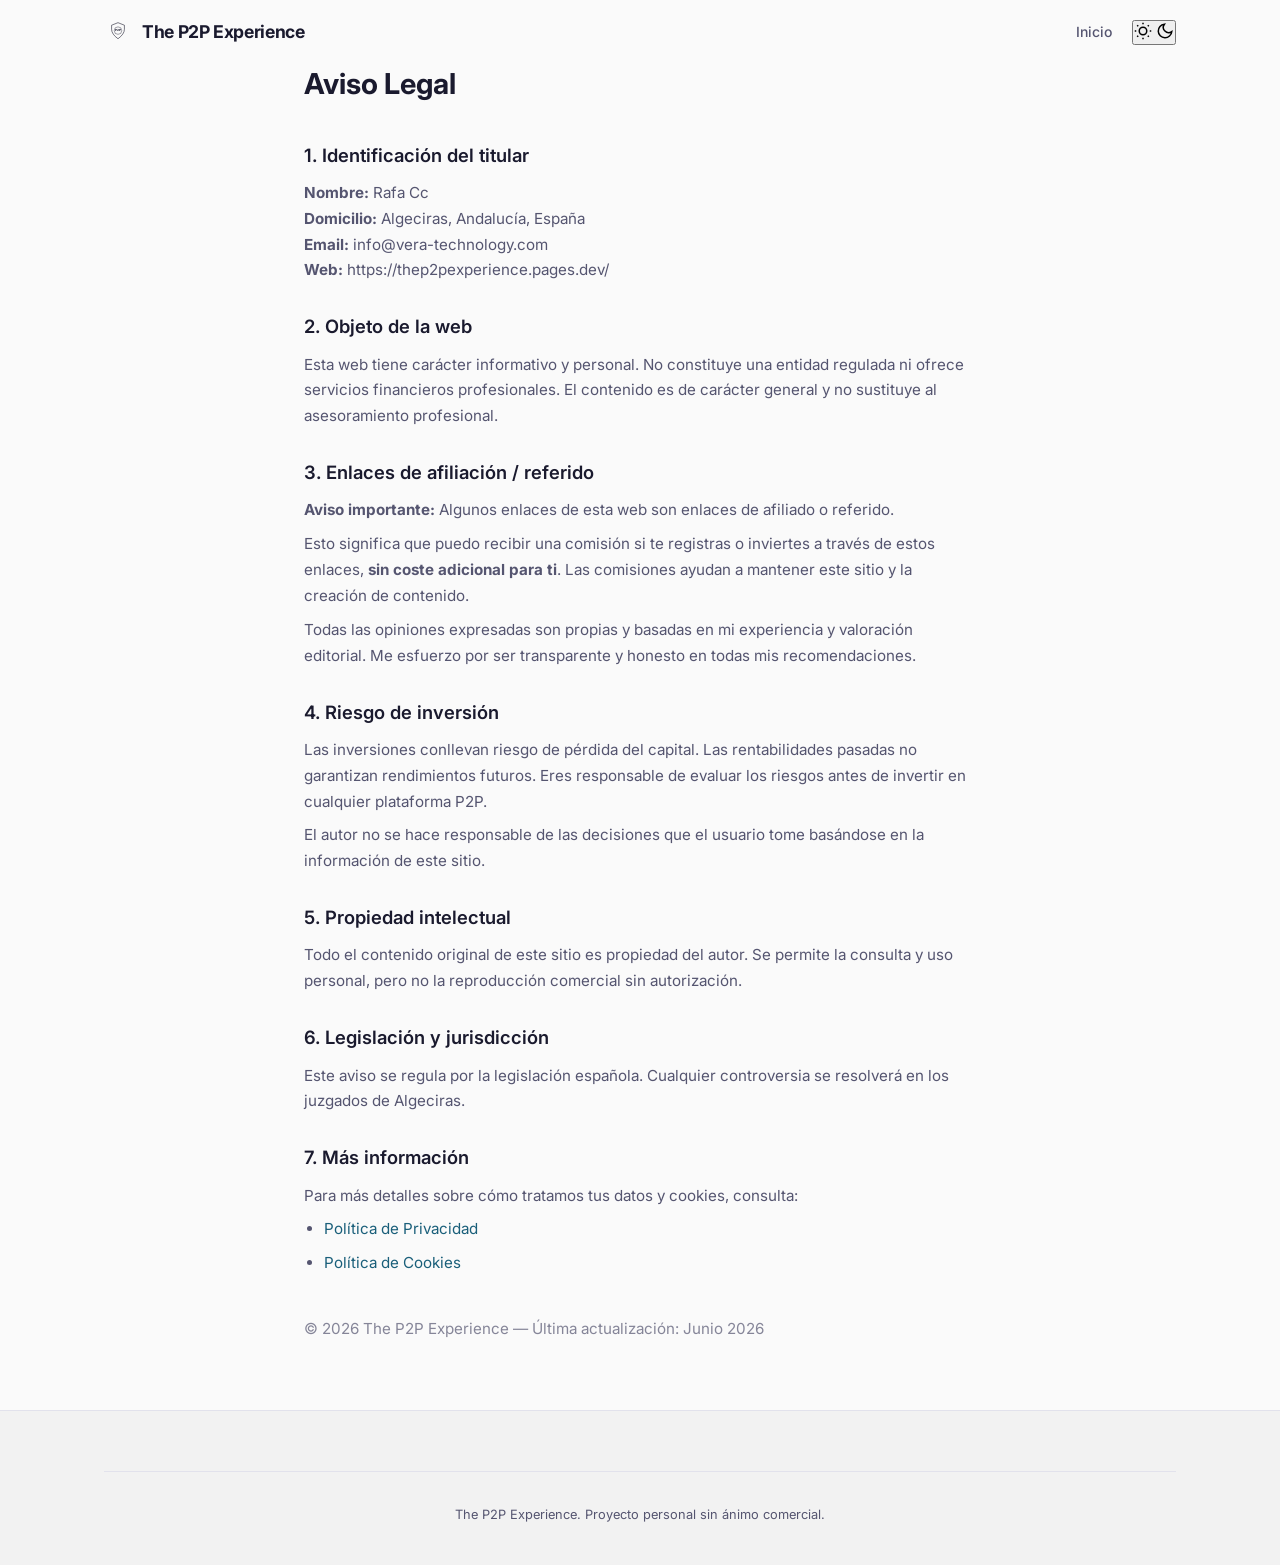
<file: aviso-legal.html>
<!DOCTYPE html>
<html lang="es" data-theme="light">
<head>
<meta charset="UTF-8">
<meta name="viewport" content="width=device-width, initial-scale=1.0">
<title>Aviso Legal - The P2P Experience</title>
<meta name="description" content="Aviso Legal de The P2P Experience">
<link rel="preconnect" href="https://fonts.googleapis.com">
<link rel="preconnect" href="https://fonts.gstatic.com" crossorigin>
<link href="https://fonts.googleapis.com/css2?family=Inter:wght@400;500;600;700;800&display=swap" rel="stylesheet">
<link rel="stylesheet" href="css/style.css">
<link rel="icon" type="image/svg+xml" href="data:image/svg+xml,%3Csvg xmlns='http://www.w3.org/2000/svg' viewBox='0 0 240 240'%3E%3Cpath d='M120 40 L175 62 L175 96 Q175 138 120 178 Q65 138 65 96 L65 62 Z' fill='none' stroke='%233b82f6' stroke-width='6' stroke-linejoin='round'/%3E%3Ccircle cx='120' cy='108' r='33' fill='none' stroke='%23f59e0b' stroke-width='4'/%3E%3Ctext x='120' y='116' text-anchor='middle' font-family='system-ui,sans-serif' font-weight='800' font-size='28' fill='%23f8fafc'%3EP2P%3C/text%3E%3C/svg%3E">
<script>
(function(){var t=localStorage.getItem("theme");if(t){document.documentElement.setAttribute("data-theme",t)}else if(window.matchMedia("(prefers-color-scheme: dark)").matches){document.documentElement.setAttribute("data-theme","dark")}})();
</script>
</head>
<body>

<header class="site-header">
  <div class="container header-inner">
    <a href="/" class="site-logo">
      <svg class="logo-icon" width="28" height="28" viewBox="0 0 240 240" xmlns="http://www.w3.org/2000/svg">
        <path d="M120 40 L175 62 L175 96 Q175 138 120 178 Q65 138 65 96 L65 62 Z" fill="none" stroke="currentColor" stroke-width="5" stroke-linejoin="round"/>
        <circle cx="120" cy="108" r="32" fill="none" stroke="currentColor" stroke-width="3.5"/>
        <text x="120" y="115" text-anchor="middle" font-family="system-ui, sans-serif" font-weight="800" font-size="24" fill="currentColor">P2P</text>
      </svg>
      <span class="logo-text">The P2P Experience</span>
    </a>
    <nav class="nav-menu">
      <a href="/">Inicio</a>
      <button class="theme-toggle" id="theme-toggle" aria-label="Cambiar tema">
        <svg class="theme-icon-light" width="18" height="18" viewBox="0 0 24 24" fill="none" stroke="currentColor" stroke-width="2"><circle cx="12" cy="12" r="5"/><path d="M12 1v2M12 21v2M4.22 4.22l1.42 1.42M18.36 18.36l1.42 1.42M1 12h2M21 12h2M4.22 19.78l1.42-1.42M18.36 5.64l1.42-1.42"/></svg>
        <svg class="theme-icon-dark" width="18" height="18" viewBox="0 0 24 24" fill="none" stroke="currentColor" stroke-width="2"><path d="M21 12.79A9 9 0 1 1 11.21 3 7 7 0 0 0 21 12.79z"/></svg>
      </button>
    </nav>
  </div>
</header>

<main>
  <section class="section">
    <div class="container legal-content">
      <h1>Aviso Legal</h1>

      <h2>1. Identificaci&oacute;n del titular</h2>
      <p>
        <strong>Nombre:</strong> Rafa Cc<br>
        <strong>Domicilio:</strong> Algeciras, Andaluc&iacute;a, Espa&ntilde;a<br>
        <strong>Email:</strong> info@vera-technology.com<br>
        <strong>Web:</strong> https://thep2pexperience.pages.dev/
      </p>

      <h2>2. Objeto de la web</h2>
      <p>
        Esta web tiene car&aacute;cter informativo y personal. No constituye una entidad
        regulada ni ofrece servicios financieros profesionales. El contenido es
        de car&aacute;cter general y no sustituye al asesoramiento profesional.
      </p>

      <h2>3. Enlaces de afiliaci&oacute;n / referido</h2>
      <p>
        <strong>Aviso importante:</strong> Algunos enlaces de esta web son enlaces de
        afiliado o referido.
      </p>
      <p>
        Esto significa que puedo recibir una comisi&oacute;n si te registras o inviertes
        a trav&eacute;s de estos enlaces, <strong>sin coste adicional para ti</strong>.
        Las comisiones ayudan a mantener este sitio y la creaci&oacute;n de contenido.
      </p>
      <p>
        Todas las opiniones expresadas son propias y basadas en mi experiencia y
        valoraci&oacute;n editorial. Me esfuerzo por ser transparente y honesto en
        todas mis recomendaciones.
      </p>

      <h2>4. Riesgo de inversi&oacute;n</h2>
      <p>
        Las inversiones conllevan riesgo de p&eacute;rdida del capital. Las rentabilidades
        pasadas no garantizan rendimientos futuros. Eres responsable de evaluar
        los riesgos antes de invertir en cualquier plataforma P2P.
      </p>
      <p>
        El autor no se hace responsable de las decisiones que el usuario tome
        bas&aacute;ndose en la informaci&oacute;n de este sitio.
      </p>

      <h2>5. Propiedad intelectual</h2>
      <p>
        Todo el contenido original de este sitio es propiedad del autor. Se permite
        la consulta y uso personal, pero no la reproducci&oacute;n comercial sin autorizaci&oacute;n.
      </p>

      <h2>6. Legislaci&oacute;n y jurisdicci&oacute;n</h2>
      <p>
        Este aviso se regula por la legislaci&oacute;n espa&ntilde;ola. Cualquier controversia se
        resolver&aacute; en los juzgados de Algeciras.
      </p>

      <h2>7. M&aacute;s informaci&oacute;n</h2>
      <p>
        Para m&aacute;s detalles sobre c&oacute;mo tratamos tus datos y cookies, consulta:
      </p>
      <ul>
        <li><a href="/politica-privacidad.html">Pol&iacute;tica de Privacidad</a></li>
        <li><a href="/politica-cookies.html">Pol&iacute;tica de Cookies</a></li>
      </ul>

      <p class="legal-update">
        &copy; 2026 The P2P Experience &mdash; &Uacute;ltima actualizaci&oacute;n: Junio 2026
      </p>
    </div>
  </section>
</main>

<footer class="site-footer">
  <div class="container">
    <div class="footer-bottom">
      The P2P Experience. Proyecto personal sin &aacute;nimo comercial.
    </div>
  </div>
</footer>

<script>
(function(){var b=document.getElementById("theme-toggle");if(b){b.addEventListener("click",function(){var d=document.documentElement;var t=d.getAttribute("data-theme")==="dark"?"light":"dark";d.setAttribute("data-theme",t);localStorage.setItem("theme",t)})}})();
</script>

</body>
</html>
</file>
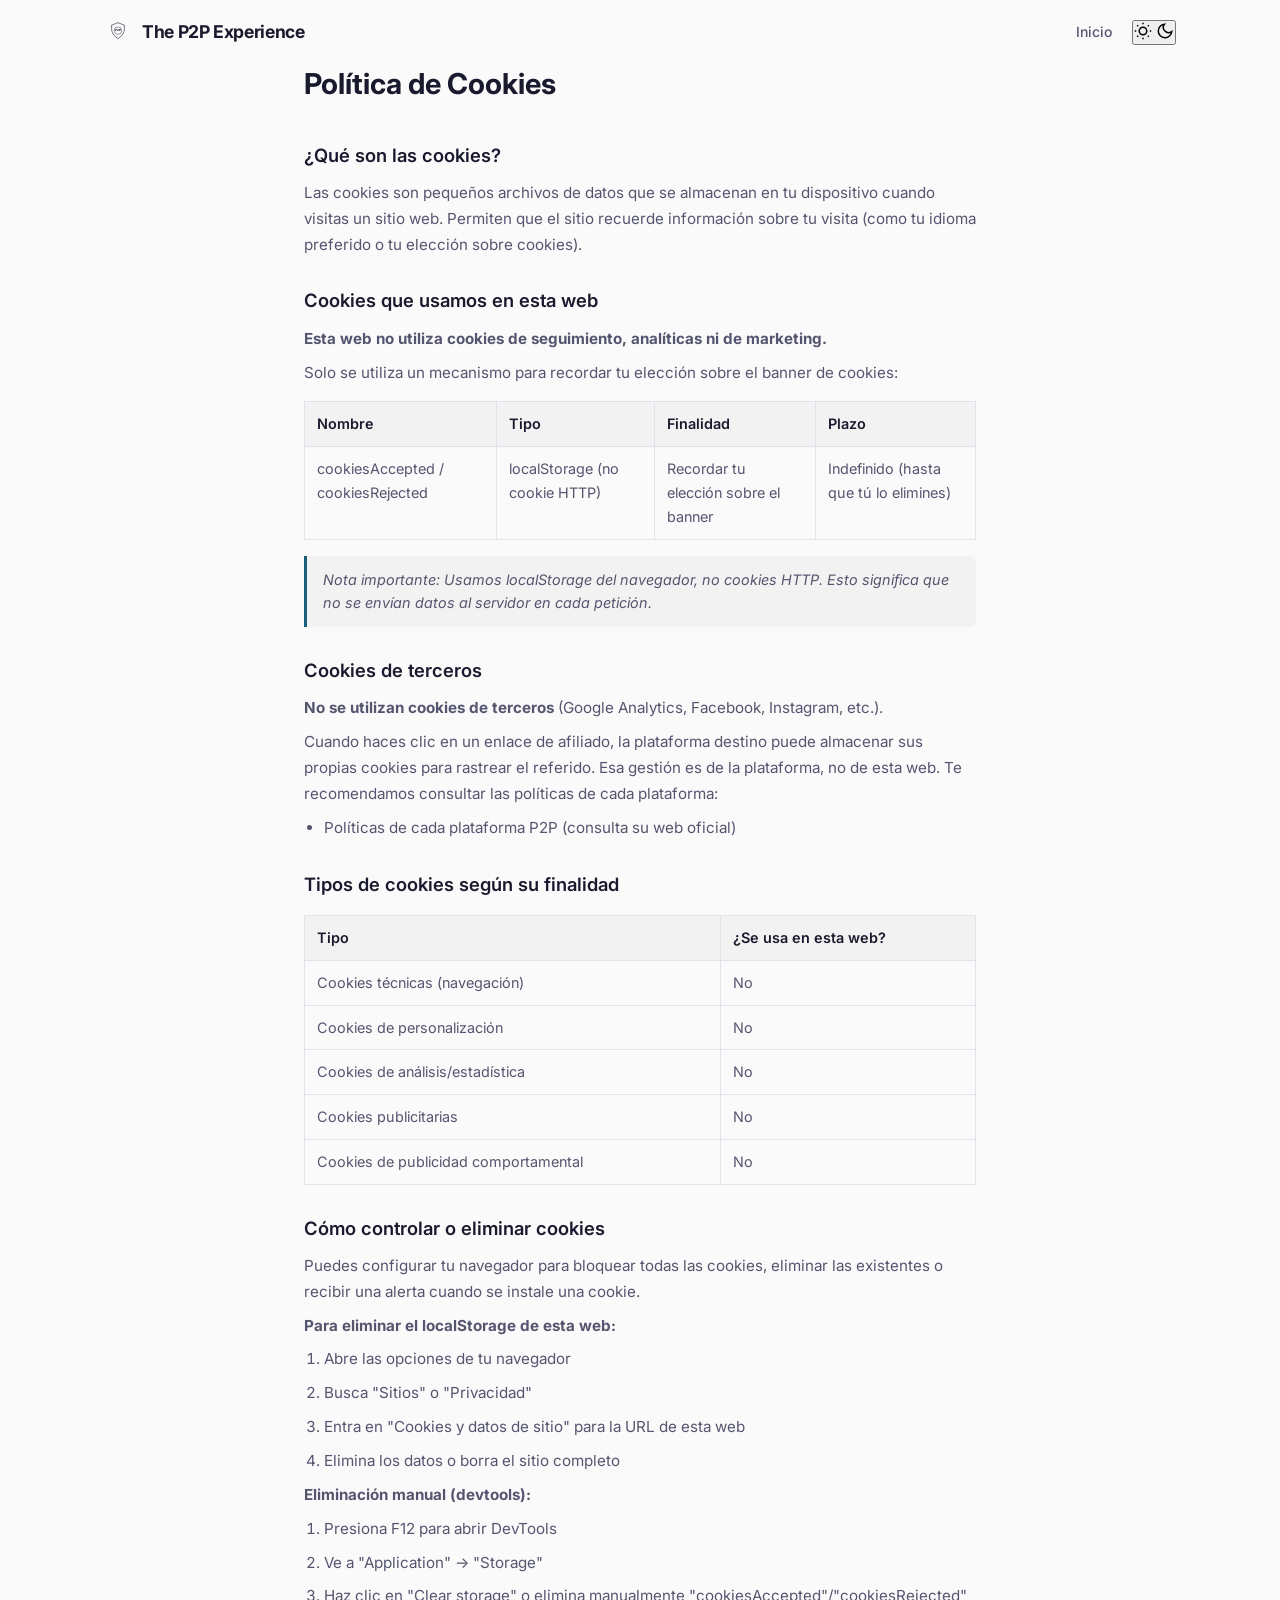
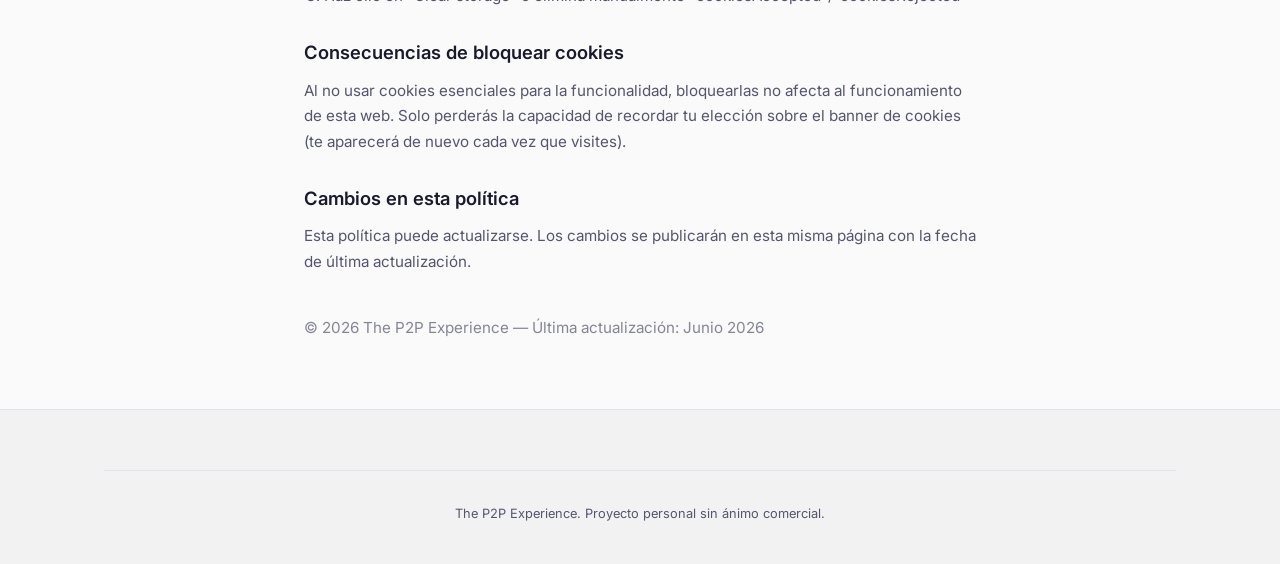
<file: politica-cookies.html>
<!DOCTYPE html>
<html lang="es" data-theme="light">
<head>
<meta charset="UTF-8">
<meta name="viewport" content="width=device-width, initial-scale=1.0">
<title>Política de Cookies - The P2P Experience</title>
<meta name="description" content="Política de Cookies de The P2P Experience">
<link rel="preconnect" href="https://fonts.googleapis.com">
<link rel="preconnect" href="https://fonts.gstatic.com" crossorigin>
<link href="https://fonts.googleapis.com/css2?family=Inter:wght@400;500;600;700;800&display=swap" rel="stylesheet">
<link rel="stylesheet" href="css/style.css">
<link rel="icon" type="image/svg+xml" href="data:image/svg+xml,%3Csvg xmlns='http://www.w3.org/2000/svg' viewBox='0 0 240 240'%3E%3Cpath d='M120 40 L175 62 L175 96 Q175 138 120 178 Q65 138 65 96 L65 62 Z' fill='none' stroke='%233b82f6' stroke-width='6' stroke-linejoin='round'/%3E%3Ccircle cx='120' cy='108' r='33' fill='none' stroke='%23f59e0b' stroke-width='4'/%3E%3Ctext x='120' y='116' text-anchor='middle' font-family='system-ui,sans-serif' font-weight='800' font-size='28' fill='%23f8fafc'%3EP2P%3C/text%3E%3C/svg%3E">
<script>
(function(){var t=localStorage.getItem("theme");if(t){document.documentElement.setAttribute("data-theme",t)}else if(window.matchMedia("(prefers-color-scheme: dark)").matches){document.documentElement.setAttribute("data-theme","dark")}})();
</script>
</head>
<body>

<header class="site-header">
  <div class="container header-inner">
    <a href="/" class="site-logo">
      <svg class="logo-icon" width="28" height="28" viewBox="0 0 240 240" xmlns="http://www.w3.org/2000/svg">
        <path d="M120 40 L175 62 L175 96 Q175 138 120 178 Q65 138 65 96 L65 62 Z" fill="none" stroke="currentColor" stroke-width="5" stroke-linejoin="round"/>
        <circle cx="120" cy="108" r="32" fill="none" stroke="currentColor" stroke-width="3.5"/>
        <text x="120" y="115" text-anchor="middle" font-family="system-ui, sans-serif" font-weight="800" font-size="24" fill="currentColor">P2P</text>
      </svg>
      <span class="logo-text">The P2P Experience</span>
    </a>
    <nav class="nav-menu">
      <a href="/">Inicio</a>
      <button class="theme-toggle" id="theme-toggle" aria-label="Cambiar tema">
        <svg class="theme-icon-light" width="18" height="18" viewBox="0 0 24 24" fill="none" stroke="currentColor" stroke-width="2"><circle cx="12" cy="12" r="5"/><path d="M12 1v2M12 21v2M4.22 4.22l1.42 1.42M18.36 18.36l1.42 1.42M1 12h2M21 12h2M4.22 19.78l1.42-1.42M18.36 5.64l1.42-1.42"/></svg>
        <svg class="theme-icon-dark" width="18" height="18" viewBox="0 0 24 24" fill="none" stroke="currentColor" stroke-width="2"><path d="M21 12.79A9 9 0 1 1 11.21 3 7 7 0 0 0 21 12.79z"/></svg>
      </button>
    </nav>
  </div>
</header>

<main>
  <section class="section">
    <div class="container legal-content">
      <h1>Pol&iacute;tica de Cookies</h1>

      <h2>&iquest;Qu&eacute; son las cookies?</h2>
      <p>
        Las cookies son peque&ntilde;os archivos de datos que se almacenan en tu dispositivo
        cuando visitas un sitio web. Permiten que el sitio recuerde informaci&oacute;n sobre
        tu visita (como tu idioma preferido o tu elecci&oacute;n sobre cookies).
      </p>

      <h2>Cookies que usamos en esta web</h2>
      <p>
        <strong>Esta web no utiliza cookies de seguimiento, anal&iacute;ticas ni de marketing.</strong>
      </p>
      <p>
        Solo se utiliza un mecanismo para recordar tu elecci&oacute;n sobre el banner de cookies:
      </p>

      <table>
        <tr>
          <th>Nombre</th>
          <th>Tipo</th>
          <th>Finalidad</th>
          <th>Plazo</th>
        </tr>
        <tr>
          <td>cookiesAccepted / cookiesRejected</td>
          <td>localStorage (no cookie HTTP)</td>
          <td>Recordar tu elecci&oacute;n sobre el banner</td>
          <td>Indefinido (hasta que t&uacute; lo elimines)</td>
        </tr>
      </table>

      <div class="note-box">
        <em>Nota importante: Usamos localStorage del navegador, no cookies HTTP. Esto significa
        que no se env&iacute;an datos al servidor en cada petici&oacute;n.</em>
      </div>

      <h2>Cookies de terceros</h2>
      <p>
        <strong>No se utilizan cookies de terceros</strong> (Google Analytics, Facebook,
        Instagram, etc.).
      </p>
      <p>
        Cuando haces clic en un enlace de afiliado, la plataforma destino puede almacenar
        sus propias cookies para rastrear el referido. Esa gesti&oacute;n es de la plataforma,
        no de esta web. Te recomendamos consultar las pol&iacute;ticas de cada plataforma:
      </p>
      <ul>
        <li>Pol&iacute;ticas de cada plataforma P2P (consulta su web oficial)</li>
      </ul>

      <h2>Tipos de cookies seg&uacute;n su finalidad</h2>
      <table>
        <tr>
          <th>Tipo</th>
          <th>&iquest;Se usa en esta web?</th>
        </tr>
        <tr>
          <td>Cookies t&eacute;cnicas (navegaci&oacute;n)</td>
          <td>No</td>
        </tr>
        <tr>
          <td>Cookies de personalizaci&oacute;n</td>
          <td>No</td>
        </tr>
        <tr>
          <td>Cookies de an&aacute;lisis/estad&iacute;stica</td>
          <td>No</td>
        </tr>
        <tr>
          <td>Cookies publicitarias</td>
          <td>No</td>
        </tr>
        <tr>
          <td>Cookies de publicidad comportamental</td>
          <td>No</td>
        </tr>
      </table>

      <h2>C&oacute;mo controlar o eliminar cookies</h2>
      <p>
        Puedes configurar tu navegador para bloquear todas las cookies, eliminar las existentes
        o recibir una alerta cuando se instale una cookie.
      </p>
      <p>
        <strong>Para eliminar el localStorage de esta web:</strong>
      </p>
      <ol>
        <li>Abre las opciones de tu navegador</li>
        <li>Busca "Sitios" o "Privacidad"</li>
        <li>Entra en "Cookies y datos de sitio" para la URL de esta web</li>
        <li>Elimina los datos o borra el sitio completo</li>
      </ol>
      <p>
        <strong>Eliminaci&oacute;n manual (devtools):</strong>
      </p>
      <ol>
        <li>Presiona F12 para abrir DevTools</li>
        <li>Ve a "Application" &rarr; "Storage"</li>
        <li>Haz clic en "Clear storage" o elimina manualmente "cookiesAccepted"/"cookiesRejected"</li>
      </ol>

      <h2>Consecuencias de bloquear cookies</h2>
      <p>
        Al no usar cookies esenciales para la funcionalidad, bloquearlas no afecta al
        funcionamiento de esta web. Solo perder&aacute;s la capacidad de recordar tu elecci&oacute;n
        sobre el banner de cookies (te aparecer&aacute; de nuevo cada vez que visites).
      </p>

      <h2>Cambios en esta pol&iacute;tica</h2>
      <p>
        Esta pol&iacute;tica puede actualizarse. Los cambios se publicar&aacute;n en esta misma p&aacute;gina
        con la fecha de &uacute;ltima actualizaci&oacute;n.
      </p>

      <p class="legal-update">
        &copy; 2026 The P2P Experience &mdash; &Uacute;ltima actualizaci&oacute;n: Junio 2026
      </p>
    </div>
  </section>
</main>

<footer class="site-footer">
  <div class="container">
    <div class="footer-bottom">
      The P2P Experience. Proyecto personal sin &aacute;nimo comercial.
    </div>
  </div>
</footer>

<script>
(function(){var b=document.getElementById("theme-toggle");if(b){b.addEventListener("click",function(){var d=document.documentElement;var t=d.getAttribute("data-theme")==="dark"?"light":"dark";d.setAttribute("data-theme",t);localStorage.setItem("theme",t)})}})();
</script>

</body>
</html>
</file>
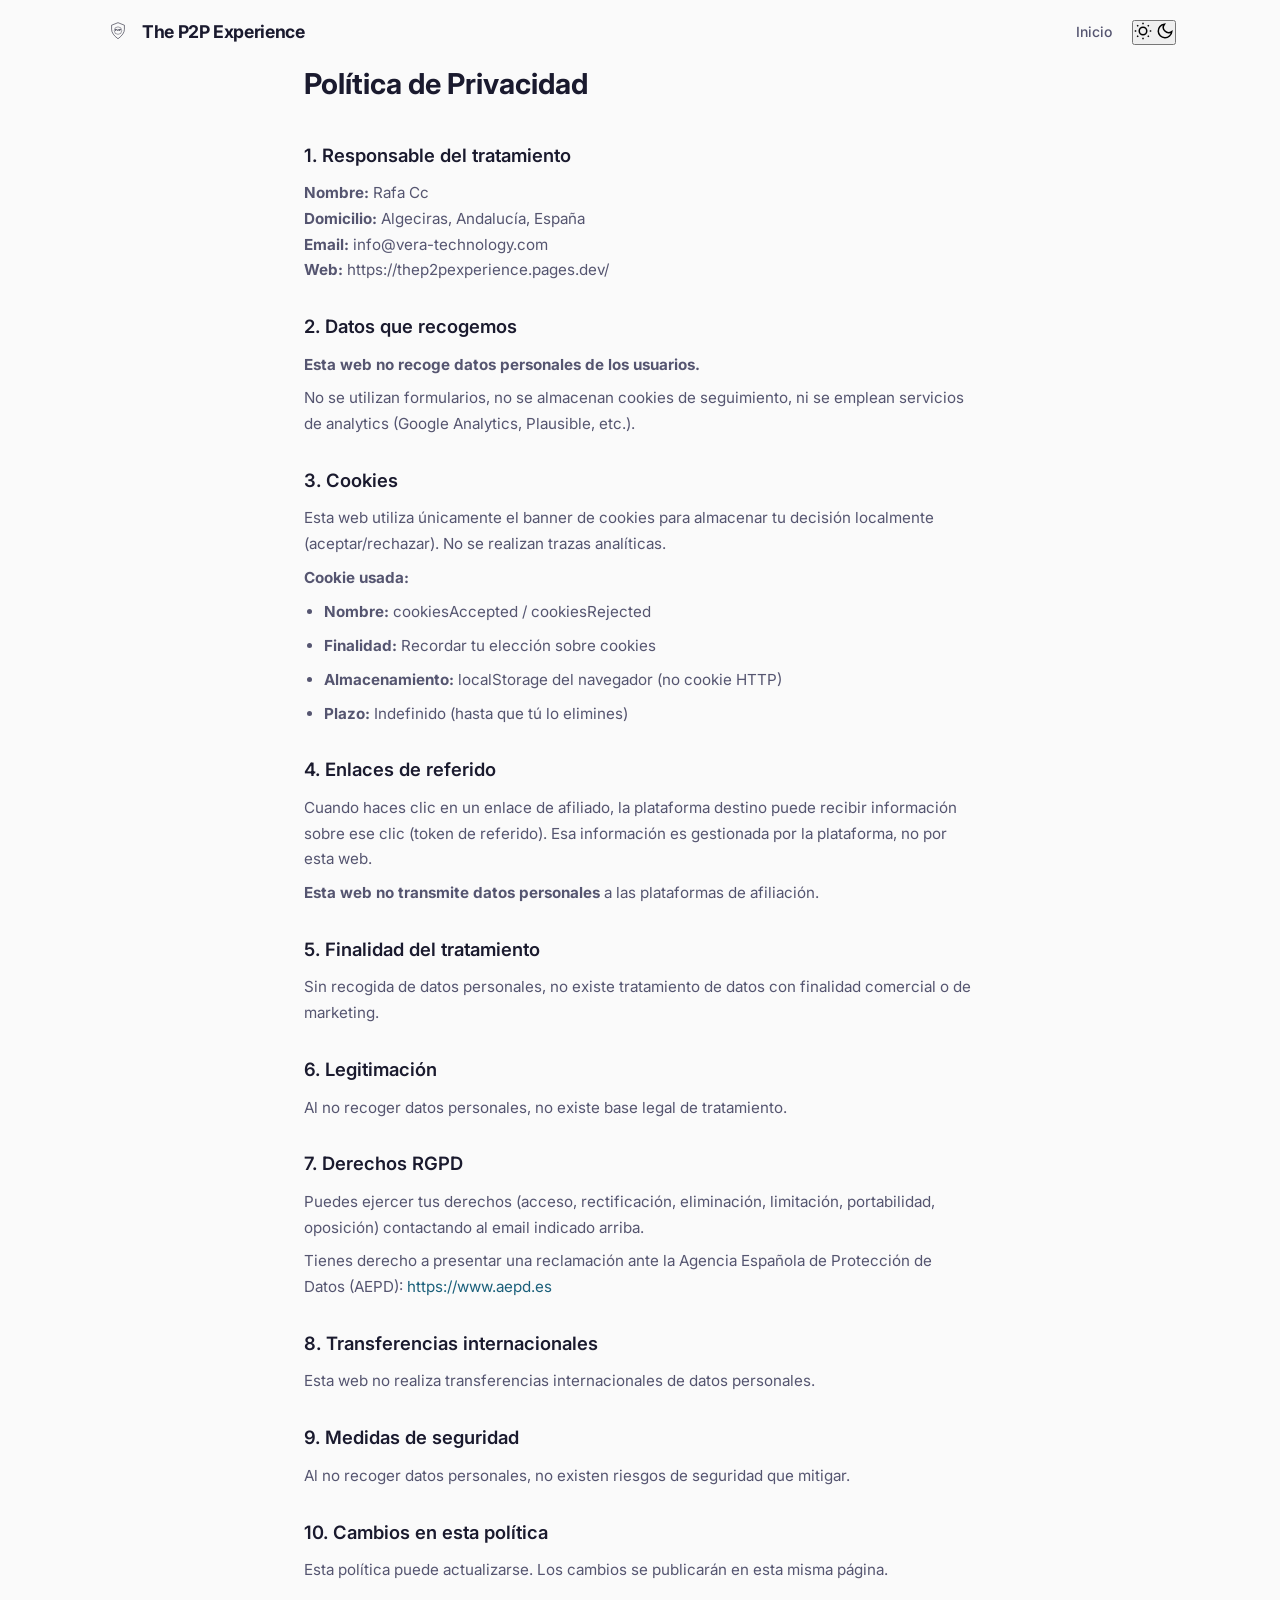
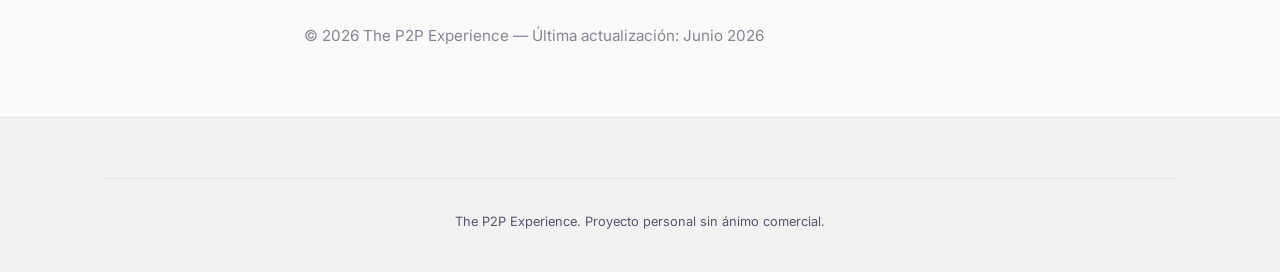
<file: politica-privacidad.html>
<!DOCTYPE html>
<html lang="es" data-theme="light">
<head>
<meta charset="UTF-8">
<meta name="viewport" content="width=device-width, initial-scale=1.0">
<title>Política de Privacidad - The P2P Experience</title>
<meta name="description" content="Política de Privacidad de The P2P Experience">
<link rel="preconnect" href="https://fonts.googleapis.com">
<link rel="preconnect" href="https://fonts.gstatic.com" crossorigin>
<link href="https://fonts.googleapis.com/css2?family=Inter:wght@400;500;600;700;800&display=swap" rel="stylesheet">
<link rel="stylesheet" href="css/style.css">
<link rel="icon" type="image/svg+xml" href="data:image/svg+xml,%3Csvg xmlns='http://www.w3.org/2000/svg' viewBox='0 0 240 240'%3E%3Cpath d='M120 40 L175 62 L175 96 Q175 138 120 178 Q65 138 65 96 L65 62 Z' fill='none' stroke='%233b82f6' stroke-width='6' stroke-linejoin='round'/%3E%3Ccircle cx='120' cy='108' r='33' fill='none' stroke='%23f59e0b' stroke-width='4'/%3E%3Ctext x='120' y='116' text-anchor='middle' font-family='system-ui,sans-serif' font-weight='800' font-size='28' fill='%23f8fafc'%3EP2P%3C/text%3E%3C/svg%3E">
<script>
(function(){var t=localStorage.getItem("theme");if(t){document.documentElement.setAttribute("data-theme",t)}else if(window.matchMedia("(prefers-color-scheme: dark)").matches){document.documentElement.setAttribute("data-theme","dark")}})();
</script>
</head>
<body>

<header class="site-header">
  <div class="container header-inner">
    <a href="/" class="site-logo">
      <svg class="logo-icon" width="28" height="28" viewBox="0 0 240 240" xmlns="http://www.w3.org/2000/svg">
        <path d="M120 40 L175 62 L175 96 Q175 138 120 178 Q65 138 65 96 L65 62 Z" fill="none" stroke="currentColor" stroke-width="5" stroke-linejoin="round"/>
        <circle cx="120" cy="108" r="32" fill="none" stroke="currentColor" stroke-width="3.5"/>
        <text x="120" y="115" text-anchor="middle" font-family="system-ui, sans-serif" font-weight="800" font-size="24" fill="currentColor">P2P</text>
      </svg>
      <span class="logo-text">The P2P Experience</span>
    </a>
    <nav class="nav-menu">
      <a href="/">Inicio</a>
      <button class="theme-toggle" id="theme-toggle" aria-label="Cambiar tema">
        <svg class="theme-icon-light" width="18" height="18" viewBox="0 0 24 24" fill="none" stroke="currentColor" stroke-width="2"><circle cx="12" cy="12" r="5"/><path d="M12 1v2M12 21v2M4.22 4.22l1.42 1.42M18.36 18.36l1.42 1.42M1 12h2M21 12h2M4.22 19.78l1.42-1.42M18.36 5.64l1.42-1.42"/></svg>
        <svg class="theme-icon-dark" width="18" height="18" viewBox="0 0 24 24" fill="none" stroke="currentColor" stroke-width="2"><path d="M21 12.79A9 9 0 1 1 11.21 3 7 7 0 0 0 21 12.79z"/></svg>
      </button>
    </nav>
  </div>
</header>

<main>
  <section class="section">
    <div class="container legal-content">
      <h1>Pol&iacute;tica de Privacidad</h1>

      <h2>1. Responsable del tratamiento</h2>
      <p>
        <strong>Nombre:</strong> Rafa Cc<br>
        <strong>Domicilio:</strong> Algeciras, Andaluc&iacute;a, Espa&ntilde;a<br>
        <strong>Email:</strong> info@vera-technology.com<br>
        <strong>Web:</strong> https://thep2pexperience.pages.dev/
      </p>

      <h2>2. Datos que recogemos</h2>
      <p>
        <strong>Esta web no recoge datos personales de los usuarios.</strong>
      </p>
      <p>
        No se utilizan formularios, no se almacenan cookies de seguimiento, ni se emplean
        servicios de analytics (Google Analytics, Plausible, etc.).
      </p>

      <h2>3. Cookies</h2>
      <p>
        Esta web utiliza &uacute;nicamente el banner de cookies para almacenar tu decisi&oacute;n localmente
        (aceptar/rechazar). No se realizan trazas anal&iacute;ticas.
      </p>
      <p>
        <strong>Cookie usada:</strong>
      </p>
      <ul>
        <li><strong>Nombre:</strong> cookiesAccepted / cookiesRejected</li>
        <li><strong>Finalidad:</strong> Recordar tu elecci&oacute;n sobre cookies</li>
        <li><strong>Almacenamiento:</strong> localStorage del navegador (no cookie HTTP)</li>
        <li><strong>Plazo:</strong> Indefinido (hasta que t&uacute; lo elimines)</li>
      </ul>

      <h2>4. Enlaces de referido</h2>
      <p>
        Cuando haces clic en un enlace de afiliado, la plataforma destino puede recibir
        informaci&oacute;n sobre ese clic (token de referido). Esa informaci&oacute;n es gestionada por
        la plataforma, no por esta web.
      </p>
      <p>
        <strong>Esta web no transmite datos personales</strong> a las plataformas de afiliaci&oacute;n.
      </p>

      <h2>5. Finalidad del tratamiento</h2>
      <p>
        Sin recogida de datos personales, no existe tratamiento de datos con finalidad comercial
        o de marketing.
      </p>

      <h2>6. Legitimaci&oacute;n</h2>
      <p>
        Al no recoger datos personales, no existe base legal de tratamiento.
      </p>

      <h2>7. Derechos RGPD</h2>
      <p>
        Puedes ejercer tus derechos (acceso, rectificaci&oacute;n, eliminaci&oacute;n, limitaci&oacute;n,
        portabilidad, oposici&oacute;n) contactando al email indicado arriba.
      </p>
      <p>
        Tienes derecho a presentar una reclamaci&oacute;n ante la Agencia Espa&ntilde;ola de Protecci&oacute;n
        de Datos (AEPD): <a href="https://www.aepd.es" target="_blank">https://www.aepd.es</a>
      </p>

      <h2>8. Transferencias internacionales</h2>
      <p>
        Esta web no realiza transferencias internacionales de datos personales.
      </p>

      <h2>9. Medidas de seguridad</h2>
      <p>
        Al no recoger datos personales, no existen riesgos de seguridad que mitigar.
      </p>

      <h2>10. Cambios en esta pol&iacute;tica</h2>
      <p>
        Esta pol&iacute;tica puede actualizarse. Los cambios se publicar&aacute;n en esta misma p&aacute;gina.
      </p>

      <p class="legal-update">
        &copy; 2026 The P2P Experience &mdash; &Uacute;ltima actualizaci&oacute;n: Junio 2026
      </p>
    </div>
  </section>
</main>

<footer class="site-footer">
  <div class="container">
    <div class="footer-bottom">
      The P2P Experience. Proyecto personal sin &aacute;nimo comercial.
    </div>
  </div>
</footer>

<script>
(function(){var b=document.getElementById("theme-toggle");if(b){b.addEventListener("click",function(){var d=document.documentElement;var t=d.getAttribute("data-theme")==="dark"?"light":"dark";d.setAttribute("data-theme",t);localStorage.setItem("theme",t)})}})();
</script>

</body>
</html>
</file>
<file: css/style.css>
/* ─── Reset & base ───────────────────────────────────────────── */
*,
*::before,
*::after {
  box-sizing: border-box;
  margin: 0;
  padding: 0;
}

:root {
  --font-sans: "Inter", system-ui, -apple-system, sans-serif;
  --font-mono: "JetBrains Mono", "Fira Code", monospace;

  /* Light theme */
  --color-bg: #fafafa;
  --color-bg-alt: #f2f2f2;
  --color-bg-card: #ffffff;
  --color-text: #1a1a2e;
  --color-text-secondary: #555570;
  --color-border: #e2e2ec;
  --color-accent: #1a5f7a;
  --color-accent-hover: #134b61;
  --color-positive: #15803d;
  --color-negative: #b91c1c;
  --color-hero-bg: #f0f4f6;
  --color-code-bg: #f4f4f6;
  --shadow-sm: 0 1px 3px rgba(0, 0, 0, 0.06);
  --shadow-md: 0 4px 12px rgba(0, 0, 0, 0.07);
  --shadow-lg: 0 8px 30px rgba(0, 0, 0, 0.08);
  --radius-sm: 6px;
  --radius-md: 10px;
  --radius-lg: 16px;
  --header-height: 64px;
}

[data-theme="dark"] {
  --color-bg: #12121a;
  --color-bg-alt: #1a1a26;
  --color-bg-card: #1e1e2e;
  --color-text: #e4e4ed;
  --color-text-secondary: #9292aa;
  --color-border: #2a2a3e;
  --color-accent: #3b8eb0;
  --color-accent-hover: #4da6cc;
  --color-positive: #4ade80;
  --color-negative: #f87171;
  --color-hero-bg: #161622;
  --color-code-bg: #1e1e2e;
  --shadow-sm: 0 1px 3px rgba(0, 0, 0, 0.3);
  --shadow-md: 0 4px 12px rgba(0, 0, 0, 0.4);
  --shadow-lg: 0 8px 30px rgba(0, 0, 0, 0.5);
}

html {
  scroll-behavior: smooth;
  -webkit-text-size-adjust: 100%;
}

body {
  font-family: var(--font-sans);
  font-size: 16px;
  line-height: 1.65;
  color: var(--color-text);
  background: var(--color-bg);
  -webkit-font-smoothing: antialiased;
  -moz-osx-font-smoothing: grayscale;
}

img {
  max-width: 100%;
  height: auto;
}

a {
  color: var(--color-accent);
  text-decoration: none;
  transition: color 0.2s;
}
a:hover {
  color: var(--color-accent-hover);
}

::selection {
  background: var(--color-accent);
  color: #fff;
}

/* ─── Utilities ──────────────────────────────────────────────── */
.container {
  width: 100%;
  max-width: 1120px;
  margin: 0 auto;
  padding: 0 24px;
}

.section {
  padding: 60px 0;
}

.section-alt {
  background: var(--color-bg-alt);
}

.section-title {
  font-size: 2rem;
  font-weight: 700;
  letter-spacing: -0.02em;
  margin-bottom: 12px;
  line-height: 1.2;
}

.section-subtitle {
  font-size: 1.1rem;
  color: var(--color-text-secondary);
  max-width: 680px;
  margin-bottom: 48px;
  line-height: 1.6;
}

.section-subtitle--small {
  font-size: 0.9rem;
  margin-top: -40px;
}

.text-center {
  text-align: center;
}
.text-center .section-subtitle {
  margin-left: auto;
  margin-right: auto;
}

/* ─── Header ─────────────────────────────────────────────────── */
.site-header {
  position: fixed;
  top: 0;
  left: 0;
  right: 0;
  z-index: 100;
  height: var(--header-height);
  background: var(--color-bg);
  border-bottom: 1px solid transparent;
  transition: background 0.3s, border-color 0.3s, box-shadow 0.3s;
}

.site-header.scrolled {
  background: var(--color-bg);
  border-bottom-color: var(--color-border);
  box-shadow: var(--shadow-sm);
}

.header-inner {
  display: flex;
  align-items: center;
  height: var(--header-height);
  gap: 24px;
}

.site-logo {
  display: flex;
  align-items: center;
  gap: 10px;
  color: var(--color-text);
  white-space: nowrap;
  text-decoration: none;
}
.site-logo:hover {
  color: var(--color-accent);
}

.logo-icon {
  flex-shrink: 0;
}

.logo-text {
  font-size: 1.1rem;
  font-weight: 700;
  letter-spacing: -0.02em;
}

.nav-menu {
  display: flex;
  align-items: center;
  gap: 8px;
  flex: 1;
  justify-content: flex-end;
}

.nav-menu a {
  font-size: 0.875rem;
  font-weight: 500;
  color: var(--color-text-secondary);
  padding: 6px 12px;
  border-radius: var(--radius-sm);
  transition: color 0.2s, background 0.2s;
  white-space: nowrap;
}
.nav-menu a:hover {
  color: var(--color-text);
  background: var(--color-bg-alt);
}

.lang-switcher {
  display: flex;
  gap: 2px;
  margin-left: 8px;
  padding-left: 16px;
  border-left: 1px solid var(--color-border);
}

.lang-btn {
  font-size: 0.75rem;
  font-weight: 600;
  padding: 4px 8px;
  border-radius: var(--radius-sm);
  border: none;
  background: transparent;
  color: var(--color-text-secondary);
  cursor: pointer;
  transition: all 0.2s;
  font-family: var(--font-sans);
  text-transform: uppercase;
  letter-spacing: 0.04em;
}
.lang-btn.active {
  background: var(--color-accent);
  color: #fff;
}
.lang-btn:hover:not(.active) {
  color: var(--color-text);
}

.theme-toggle-wrapper {
  display: flex;
  align-items: center;
  margin-left: 4px;
}

.theme-switch {
  position: relative;
  width: 40px;
  height: 22px;
  flex-shrink: 0;
}
.theme-switch input {
  opacity: 0;
  width: 0;
  height: 0;
}
.theme-slider {
  position: absolute;
  inset: 0;
  background: var(--color-border);
  border-radius: 11px;
  cursor: pointer;
  transition: background 0.3s;
}
.theme-slider::before {
  content: "";
  position: absolute;
  top: 3px;
  left: 3px;
  width: 16px;
  height: 16px;
  background: var(--color-bg-card);
  border-radius: 50%;
  transition: transform 0.3s;
}
.theme-switch input:checked + .theme-slider {
  background: var(--color-accent);
}
.theme-switch input:checked + .theme-slider::before {
  transform: translateX(18px);
}
.theme-label {
  font-size: 0.75rem;
  color: var(--color-text-secondary);
  margin-left: 6px;
  white-space: nowrap;
  min-width: 70px;
}

/* Hamburger */
.hamburger {
  display: none;
  flex-direction: column;
  gap: 5px;
  background: none;
  border: none;
  cursor: pointer;
  padding: 4px;
  margin-left: auto;
}
.hamburger span {
  display: block;
  width: 22px;
  height: 2px;
  background: var(--color-text);
  border-radius: 2px;
  transition: transform 0.3s, opacity 0.3s;
}
.hamburger[aria-expanded="true"] span:nth-child(1) {
  transform: translateY(7px) rotate(45deg);
}
.hamburger[aria-expanded="true"] span:nth-child(2) {
  opacity: 0;
}
.hamburger[aria-expanded="true"] span:nth-child(3) {
  transform: translateY(-7px) rotate(-45deg);
}

/* ─── Hero ────────────────────────────────────────────────────── */
.hero {
  min-height: 85vh;
  display: flex;
  align-items: center;
  padding: 120px 0 80px;
  background: var(--color-hero-bg);
  position: relative;
  overflow: hidden;
}

.hero-content {
  max-width: 720px;
  position: relative;
  z-index: 1;
}

.hero-title-row {
  display: flex;
  align-items: center;
  gap: 16px;
  margin-bottom: 16px;
}

.hero-logo {
  flex-shrink: 0;
  color: var(--color-accent);
}

.hero-title {
  font-size: 3.2rem;
  font-weight: 800;
  letter-spacing: -0.03em;
  line-height: 1.1;
}

.hero-subtitle {
  font-size: 1.25rem;
  color: var(--color-text-secondary);
  line-height: 1.6;
  margin-bottom: 20px;
  max-width: 600px;
}

.hero-intro {
  font-size: 1rem;
  color: var(--color-text-secondary);
  line-height: 1.7;
  margin-bottom: 36px;
  max-width: 560px;
}

.hero-actions {
  display: flex;
  gap: 12px;
  flex-wrap: wrap;
}

.btn {
  display: inline-flex;
  align-items: center;
  gap: 8px;
  padding: 12px 28px;
  font-size: 0.925rem;
  font-weight: 600;
  font-family: var(--font-sans);
  border-radius: var(--radius-sm);
  border: none;
  cursor: pointer;
  transition: all 0.2s;
  text-decoration: none;
  line-height: 1;
}

.btn-primary {
  background: var(--color-accent);
  color: #fff;
}
.btn-primary:hover {
  background: var(--color-accent-hover);
  color: #fff;
}

.btn-outline {
  background: transparent;
  color: var(--color-text);
  border: 1.5px solid var(--color-border);
}
.btn-outline:hover {
  border-color: var(--color-accent);
  color: var(--color-accent);
}

.table-btn-row .btn {
  font-size: 0.8rem;
  padding: 6px 14px;
}

.table-btn-row {
  display: flex;
  justify-content: center;
  gap: 8px;
  margin-top: 4px;
  margin-bottom: 32px;
}
.about-grid {
  display: grid;
  grid-template-columns: 1fr 1fr;
  gap: 40px;
}

.about-block {
  margin-bottom: 0;
}

.about-block h3 {
  font-size: 1.125rem;
  font-weight: 600;
  margin-bottom: 12px;
}

.about-block p {
  font-size: 0.95rem;
  color: var(--color-text-secondary);
  line-height: 1.7;
}

.about-block ul {
  list-style: none;
  padding: 0;
}

.about-block ul li {
  position: relative;
  padding-left: 20px;
  margin-bottom: 8px;
  font-size: 0.925rem;
  color: var(--color-text-secondary);
  line-height: 1.6;
}

.about-block ul li::before {
  content: "·";
  position: absolute;
  left: 4px;
  color: var(--color-accent);
  font-weight: 700;
}

/* ─── Timeline ────────────────────────────────────────────────── */
.timeline {
  position: relative;
  padding-left: 32px;
  max-width: 640px;
}

.timeline::before {
  content: "";
  position: absolute;
  left: 8px;
  top: 0;
  bottom: 0;
  width: 2px;
  background: var(--color-border);
}

.timeline-item {
  position: relative;
  padding-bottom: 36px;
}

.timeline-item:last-child {
  padding-bottom: 0;
}

.timeline-item::before {
  content: "";
  position: absolute;
  left: -24px;
  top: 6px;
  width: 10px;
  height: 10px;
  border-radius: 50%;
  background: var(--color-accent);
  border: 2px solid var(--color-bg);
}

.timeline-year {
  font-size: 0.8rem;
  font-weight: 700;
  text-transform: uppercase;
  letter-spacing: 0.08em;
  color: var(--color-accent);
  margin-bottom: 4px;
}

.timeline-text {
  font-size: 0.95rem;
  color: var(--color-text-secondary);
  line-height: 1.6;
}

/* ─── Regulation ──────────────────────────────────────────────── */
.regulation-intro {
  font-size: 0.95rem;
  color: var(--color-text-secondary);
  font-style: italic;
  margin-bottom: 32px;
  padding: 16px 20px;
  background: var(--color-bg-alt);
  border-radius: var(--radius-sm);
  border-left: 3px solid var(--color-accent);
}

.regulation-grid {
  display: grid;
  grid-template-columns: 1fr 1fr;
  gap: 32px;
  margin-bottom: 48px;
}

.regulation-block {
  background: var(--color-bg-card);
  padding: 28px;
  border-radius: var(--radius-md);
  border: 1px solid var(--color-border);
}

.regulation-block h3 {
  font-size: 1.05rem;
  font-weight: 600;
  margin-bottom: 10px;
}

.regulation-block p {
  font-size: 0.925rem;
  color: var(--color-text-secondary);
  line-height: 1.65;
}

.risk-list {
  display: grid;
  grid-template-columns: 1fr 1fr;
  gap: 20px;
  margin-bottom: 40px;
}

.risk-item {
  background: var(--color-bg-card);
  padding: 24px;
  border-radius: var(--radius-md);
  border: 1px solid var(--color-border);
}

.risk-item h4 {
  font-size: 0.95rem;
  font-weight: 600;
  margin-bottom: 6px;
}

.risk-item p {
  font-size: 0.875rem;
  color: var(--color-text-secondary);
  line-height: 1.6;
}

.disclaimer-box {
  padding: 20px 24px;
  background: var(--color-bg-alt);
  border-radius: var(--radius-md);
  border: 1px solid var(--color-border);
  font-size: 0.875rem;
  color: var(--color-text-secondary);
  line-height: 1.6;
}

/* ─── Platforms ───────────────────────────────────────────────── */
.platform-intro {
  font-size: 0.95rem;
  color: var(--color-text-secondary);
  line-height: 1.7;
  margin-bottom: 32px;
}

.platform-tabs {
  margin-bottom: 32px;
}

.tab-btn {
  padding: 8px 20px;
  font-size: 0.875rem;
  font-weight: 500;
  font-family: var(--font-sans);
  border: 1px solid var(--color-border);
  background: transparent;
  color: var(--color-text-secondary);
  border-radius: var(--radius-sm);
  cursor: pointer;
  transition: all 0.2s;
  margin-right: 6px;
  margin-bottom: 6px;
}

.tab-btn.active {
  background: var(--color-accent);
  border-color: var(--color-accent);
  color: #fff;
}

.tab-btn:hover:not(.active) {
  border-color: var(--color-accent);
  color: var(--color-text);
}

.platforms-grid {
  display: flex;
  flex-direction: column;
  gap: 16px;
}

/* Platform card - horizontal accordion style */
.platform-card {
  background: var(--color-bg-card);
  border: 1px solid var(--color-border);
  border-radius: var(--radius-md);
  overflow: hidden;
  transition: box-shadow 0.3s;
}

.platform-card:hover {
  box-shadow: var(--shadow-md);
}

.platform-header {
  display: flex;
  align-items: center;
  gap: 16px;
  padding: 20px 24px;
  cursor: pointer;
  user-select: none;
  transition: background 0.2s;
}

.platform-header:hover {
  background: var(--color-bg-alt);
}

.platform-name {
  font-size: 1.125rem;
  font-weight: 600;
  flex: 1;
}

.platform-badge {
  font-size: 0.65rem;
  font-weight: 700;
  padding: 2px 10px;
  border-radius: 99px;
  text-transform: uppercase;
  letter-spacing: 0.04em;
  line-height: 1.4;
}

.badge-regulated {
  background: var(--color-accent);
  color: #fff;
}
[data-theme="dark"] .badge-regulated {
  background: var(--color-accent);
  color: #fff;
}

.badge-unregulated {
  background: var(--color-bg-alt);
  color: var(--color-text-secondary);
  border: 1px solid var(--color-text-secondary);
}
[data-theme="dark"] .badge-unregulated {
  background: var(--color-bg-alt);
  color: var(--color-text-secondary);
  border-color: var(--color-text-secondary);
}

.platform-logo {
  width: 28px;
  height: 28px;
  border-radius: 6px;
  flex-shrink: 0;
  object-fit: contain;
  background: var(--color-bg-card);
  border: 1px solid var(--color-border);
}

.platform-toggle {
  font-size: 0.875rem;
  color: var(--color-accent);
  font-weight: 500;
  white-space: nowrap;
  background: none;
  border: none;
  cursor: pointer;
  font-family: var(--font-sans);
}

.header-referral-link {
  font-size: 0.8rem;
  font-weight: 600;
  color: var(--color-accent);
  white-space: nowrap;
  text-decoration: none;
  padding: 4px 10px;
  border: 1.5px solid var(--color-accent);
  border-radius: var(--radius-sm);
  transition: background 0.2s, color 0.2s;
}
.header-referral-link:hover {
  background: var(--color-accent);
  color: #fff;
}

.ref-asterisk-wrap {
  vertical-align: super;
  font-size: 0.75em;
  margin-left: -3px;
}
.ref-asterisk {
  color: var(--color-accent);
  text-decoration: none;
  font-weight: bold;
}
.ref-asterisk:hover {
  text-decoration: underline;
}

[data-referral-benefit] {
  font-size: 0.95rem;
  line-height: 1.6;
  color: var(--color-text);
  font-weight: 500;
  margin-bottom: 12px;
  padding: 10px 14px;
  background: var(--color-bg-card);
  border-radius: var(--radius-sm);
  border-left: 3px solid var(--color-accent);
}

.regulation-note {
  margin: 16px 0 24px;
  padding: 14px 18px;
  background: var(--color-bg-alt);
  border-radius: var(--radius-sm);
  font-size: 0.85rem;
  line-height: 1.6;
  color: var(--color-text-secondary);
}
.regulation-note p {
  margin-bottom: 6px;
}
.regulation-link {
  font-size: 0.8rem;
  font-weight: 500;
  color: var(--color-accent);
  text-decoration: underline;
  text-underline-offset: 2px;
}

.referral-actions {
  display: flex;
  gap: 10px;
  flex-wrap: wrap;
  align-items: center;
}

.btn-referral {
  display: inline-flex;
  align-items: center;
  gap: 6px;
  padding: 8px 18px;
  font-size: 0.85rem;
  font-weight: 600;
  font-family: var(--font-sans);
  background: var(--color-accent);
  color: #fff;
  border: none;
  border-radius: var(--radius-sm);
  cursor: pointer;
  transition: background 0.2s;
  text-decoration: none;
  white-space: nowrap;
}
.btn-referral:hover {
  background: var(--color-accent-hover);
  color: #fff;
}

.btn-referral-terms {
  font-size: 0.75rem;
  color: var(--color-text-secondary);
  text-decoration: underline;
  text-underline-offset: 2px;
  white-space: nowrap;
}
.btn-referral-terms:hover {
  color: var(--color-accent);
}

.platform-content {
  max-height: 0;
  overflow: hidden;
  transition: max-height 0.4s ease;
}

.platform-body {
  padding: 0 24px 24px;
  border-top: 1px solid var(--color-border);
}

.platform-section {
  padding-top: 20px;
}

.platform-section h4 {
  font-size: 0.85rem;
  font-weight: 700;
  text-transform: uppercase;
  letter-spacing: 0.06em;
  color: var(--color-text-secondary);
  margin-bottom: 8px;
}

.platform-section p {
  font-size: 0.925rem;
  color: var(--color-text-secondary);
  line-height: 1.7;
}

.platform-section ul {
  list-style: none;
  padding: 0;
}

.platform-section ul li {
  position: relative;
  padding-left: 18px;
  margin-bottom: 6px;
  font-size: 0.9rem;
  color: var(--color-text-secondary);
  line-height: 1.6;
}

.platform-section ul li::before {
  content: "—";
  position: absolute;
  left: 0;
  color: var(--color-accent);
}

.experience-box {
  margin-top: 16px;
  padding: 16px 20px;
  background: var(--color-bg-alt);
  border-radius: var(--radius-sm);
  border-left: 3px solid var(--color-accent);
}

.experience-box h4 {
  font-size: 0.8rem;
  font-weight: 700;
  text-transform: uppercase;
  letter-spacing: 0.06em;
  color: var(--color-accent);
  margin-bottom: 8px;
}

.experience-box p {
  font-size: 0.9rem;
  color: var(--color-text-secondary);
  line-height: 1.7;
  font-style: italic;
}

.platform-links {
  margin-top: 16px;
  display: flex;
  gap: 12px;
  flex-wrap: wrap;
}

.platform-links a {
  font-size: 0.875rem;
  font-weight: 500;
}

.referral-note {
  margin-top: 40px;
  padding: 16px 20px;
  font-size: 0.8rem;
  color: var(--color-text-secondary);
  background: var(--color-bg-alt);
  border-radius: var(--radius-sm);
  line-height: 1.6;
}

.ref-mark {
  font-size: 0.7rem;
  color: var(--color-accent);
  text-decoration: none;
  vertical-align: super;
  line-height: 0;
}

/* ─── Revolut logos ──────────────────────────────────────────── */
.revolut-logos {
  display: flex;
  gap: 24px;
  margin-bottom: 20px;
  align-items: center;
}

.revolut-logo-item {
  display: flex;
  align-items: center;
  gap: 8px;
  font-size: 1rem;
  font-weight: 600;
}

.revolut-logo-item img {
  border-radius: 6px;
}

.revolut-logo-item--metal {
  color: var(--color-accent);
}

/* ─── Revolut ─────────────────────────────────────────────────── */
.revolut-reasons {
  display: grid;
  grid-template-columns: 1fr 1fr;
  gap: 20px;
  margin-bottom: 28px;
}

.revolut-reason {
  background: var(--color-bg-card);
  padding: 20px 24px;
  border-radius: var(--radius-md);
  border: 1px solid var(--color-border);
}

.revolut-reason strong {
  font-weight: 700;
  color: var(--color-accent);
  margin-right: 4px;
}

.revolut-reason p {
  font-size: 0.95rem;
  color: var(--color-text-secondary);
  line-height: 1.6;
}

.revolut-note {
  font-size: 0.85rem;
  color: var(--color-text-secondary);
  font-style: italic;
  margin-bottom: 20px;
  padding: 12px 16px;
  background: var(--color-bg-alt);
  border-radius: var(--radius-sm);
}

/* ─── Kraken ──────────────────────────────────────────────────── */
.kraken-logos {
  display: flex;
  gap: 24px;
  margin-bottom: 20px;
  align-items: center;
}

.kraken-logo-item {
  display: flex;
  align-items: center;
  gap: 8px;
  font-size: 1rem;
  font-weight: 600;
}

.kraken-logo-item img {
  border-radius: 6px;
}

.kraken-reasons {
  display: grid;
  grid-template-columns: 1fr 1fr;
  gap: 20px;
  margin-bottom: 28px;
}

.kraken-reason {
  background: var(--color-bg-card);
  padding: 20px 24px;
  border-radius: var(--radius-md);
  border: 1px solid var(--color-border);
}

.kraken-reason h4 {
  font-size: 0.95rem;
  font-weight: 600;
  margin-bottom: 6px;
}

.kraken-reason p {
  font-size: 0.875rem;
  color: var(--color-text-secondary);
  line-height: 1.6;
}

.kraken-note {
  font-size: 0.85rem;
  color: var(--color-text-secondary);
  font-style: italic;
  margin-bottom: 20px;
  padding: 12px 16px;
  background: var(--color-bg-alt);
  border-radius: var(--radius-sm);
}

/* ─── Performance ─────────────────────────────────────────────── */
.perf-loading {
  text-align: center;
  padding: 60px 20px;
  color: var(--color-text-secondary);
}

.perf-error {
  display: none;
  text-align: center;
  padding: 40px 20px;
  color: var(--color-negative);
  background: var(--color-bg-alt);
  border-radius: var(--radius-md);
}

.chart-wrapper {
  position: relative;
  width: 100%;
  height: 420px;
  margin-bottom: 12px;
}

.chart-wrapper canvas {
  width: 100% !important;
  height: 100% !important;
}

.chart-controls {
  display: flex;
  justify-content: flex-end;
  margin-bottom: 32px;
}

.select-range {
  font-family: var(--font-sans);
  font-size: 0.85rem;
  padding: 6px 12px;
  border: 1.5px solid var(--color-border);
  border-radius: var(--radius-sm);
  background: var(--color-bg-card);
  color: var(--color-text);
  cursor: pointer;
}

/* KPI cards */
.kpi-grid {
  display: grid;
  grid-template-columns: repeat(auto-fill, minmax(220px, 1fr));
  gap: 16px;
  margin-bottom: 40px;
}

.kpi-card {
  background: var(--color-bg-card);
  padding: 20px;
  border-radius: var(--radius-md);
  border: 1px solid var(--color-border);
}

.kpi-title {
  font-size: 0.8rem;
  font-weight: 700;
  text-transform: uppercase;
  letter-spacing: 0.06em;
  color: var(--color-text-secondary);
  margin-bottom: 4px;
}

.kpi-label {
  font-size: 0.75rem;
  font-weight: 400;
  color: var(--color-text-secondary);
  margin-left: 6px;
}

.kpi-value {
  font-size: 1.8rem;
  font-weight: 700;
  letter-spacing: -0.02em;
  line-height: 1;
  margin-bottom: 10px;
}

.kpi-value.positive {
  color: var(--color-positive);
}

.kpi-value.negative {
  color: var(--color-negative);
}

.kpi-meta {
  font-size: 0.75rem;
  color: var(--color-text-secondary);
  line-height: 1.6;
}

.kpi-meta strong {
  color: var(--color-text);
}

.kpi-sep {
  margin: 0 4px;
  opacity: 0.4;
}

/* Data table */
.table-wrapper {
  overflow-x: auto;
  margin-bottom: 32px;
}

.data-table {
  width: 100%;
  border-collapse: collapse;
  font-size: 0.85rem;
}

.data-table th {
  text-align: left;
  padding: 10px 12px;
  font-weight: 600;
  font-size: 0.8rem;
  text-transform: uppercase;
  letter-spacing: 0.04em;
  color: var(--color-text-secondary);
  border-bottom: 2px solid var(--color-border);
  white-space: nowrap;
}

.data-table td {
  padding: 8px 12px;
  border-bottom: 1px solid var(--color-border);
  color: var(--color-text-secondary);
  white-space: nowrap;
}

.data-table td.positive {
  color: var(--color-positive);
  font-weight: 500;
}

.data-table td.negative {
  color: var(--color-negative);
  font-weight: 500;
}

.data-table tr:hover td {
  background: var(--color-bg-alt);
}

/* Methodology */
.methodology-box {
  padding: 20px 24px;
  background: var(--color-bg-alt);
  border-radius: var(--radius-md);
  border: 1px solid var(--color-border);
}

.methodology-box h4 {
  font-size: 0.9rem;
  font-weight: 600;
  margin-bottom: 8px;
}

.methodology-box p {
  font-size: 0.85rem;
  color: var(--color-text-secondary);
  line-height: 1.65;
}

/* ─── FAQ ─────────────────────────────────────────────────────── */
.faq-list {
  max-width: 720px;
  margin: 0 auto;
}

.faq-item {
  border-bottom: 1px solid var(--color-border);
}

.faq-question {
  display: flex;
  align-items: center;
  justify-content: space-between;
  width: 100%;
  padding: 20px 0;
  font-size: 1rem;
  font-weight: 600;
  font-family: var(--font-sans);
  background: none;
  border: none;
  color: var(--color-text);
  cursor: pointer;
  text-align: left;
  transition: color 0.2s;
}

.faq-question:hover {
  color: var(--color-accent);
}

.faq-icon {
  font-size: 1.2rem;
  transition: transform 0.3s;
  color: var(--color-text-secondary);
  flex-shrink: 0;
  margin-left: 16px;
}

.faq-item.open .faq-icon {
  transform: rotate(45deg);
}

.faq-answer {
  max-height: 0;
  overflow: hidden;
  transition: max-height 0.3s ease;
}

.faq-answer > div {
  padding-bottom: 20px;
  font-size: 0.925rem;
  color: var(--color-text-secondary);
  line-height: 1.7;
}

/* ─── Footer ──────────────────────────────────────────────────── */
.site-footer {
  background: var(--color-bg-alt);
  padding: 60px 0 40px;
  border-top: 1px solid var(--color-border);
}

.footer-grid {
  display: grid;
  grid-template-columns: 1fr 1fr;
  gap: 40px;
  margin-bottom: 40px;
}

.footer-block p {
  font-size: 0.85rem;
  color: var(--color-text-secondary);
  line-height: 1.6;
  margin-bottom: 8px;
}

.footer-bottom {
  text-align: center;
  padding-top: 32px;
  border-top: 1px solid var(--color-border);
  font-size: 0.8rem;
  color: var(--color-text-secondary);
}

.footer-tm {
  text-align: center;
  font-size: 0.7rem;
  color: var(--color-text-secondary);
  opacity: 0.6;
  margin-top: 12px;
  max-width: 600px;
  margin-left: auto;
  margin-right: auto;
  line-height: 1.5;
}

/* ─── Legal pages ──────────────────────────────────────────────── */
.legal-content {
  max-width: 720px;
  margin: 0 auto;
}
.legal-content h1 {
  font-size: 1.8rem;
  font-weight: 700;
  margin-bottom: 32px;
  color: var(--color-text);
}
.legal-content h2 {
  font-size: 1.15rem;
  font-weight: 600;
  margin-top: 28px;
  margin-bottom: 10px;
  color: var(--color-text);
}
.legal-content p,
.legal-content li {
  font-size: 0.95rem;
  line-height: 1.7;
  color: var(--color-text-secondary);
  margin-bottom: 8px;
}
.legal-content ul {
  padding-left: 20px;
}
.legal-content ol {
  padding-left: 20px;
}
.legal-content a {
  color: var(--color-accent);
}
.legal-content table {
  width: 100%;
  border-collapse: collapse;
  margin: 16px 0;
  font-size: 0.9rem;
}
.legal-content th,
.legal-content td {
  border: 1px solid var(--color-border);
  padding: 10px 12px;
  text-align: left;
  vertical-align: top;
}
.legal-content th {
  background: var(--color-bg-alt);
  font-weight: 600;
  color: var(--color-text);
}
.legal-content td {
  color: var(--color-text-secondary);
}
.legal-content .note-box {
  background: var(--color-bg-alt);
  padding: 12px 16px;
  border-left: 3px solid var(--color-accent);
  font-size: 0.9rem;
  color: var(--color-text-secondary);
  margin: 16px 0;
  border-radius: 0 var(--radius-sm) var(--radius-sm) 0;
}
.legal-update {
  margin-top: 40px;
  font-size: 0.85rem;
  color: var(--color-text-secondary);
  opacity: 0.7;
}

/* ─── Footer links ──────────────────────────────────────────────── */
.footer-links {
  list-style: none;
  padding: 0;
  margin: 0;
  display: flex;
  flex-wrap: wrap;
  gap: 8px 20px;
  justify-content: center;
  margin-bottom: 24px;
}
.footer-links a {
  font-size: 0.8rem;
  color: var(--color-text-secondary);
  text-decoration: none;
}
.footer-links a:hover {
  color: var(--color-accent);
  text-decoration: underline;
}

/* ─── Responsive ──────────────────────────────────────────────── */
@media (max-width: 900px) {
  .about-grid {
    grid-template-columns: 1fr;
    gap: 24px;
  }

  .regulation-grid {
    grid-template-columns: 1fr;
  }

  .risk-list {
    grid-template-columns: 1fr;
  }

  .revolut-reasons {
    grid-template-columns: 1fr;
  }

  .kraken-reasons {
    grid-template-columns: 1fr;
  }

  .footer-grid {
    grid-template-columns: 1fr;
    gap: 24px;
  }
}

@media (max-width: 768px) {
  .section {
    padding: 56px 0;
  }

  .section-title {
    font-size: 1.6rem;
  }

  .hero {
    min-height: auto;
    padding: 100px 0 60px;
  }

  .hero-title-row {
    gap: 12px;
  }

  .hero-logo {
    width: 44px;
    height: 44px;
  }

  .hero-title {
    font-size: 2.2rem;
  }

  .hero-subtitle {
    font-size: 1.05rem;
  }

  .hamburger {
    display: flex;
  }

  .nav-menu {
    position: fixed;
    top: var(--header-height);
    left: 0;
    right: 0;
    background: var(--color-bg);
    flex-direction: column;
    align-items: stretch;
    padding: 16px 24px 24px;
    gap: 4px;
    border-bottom: 1px solid var(--color-border);
    box-shadow: var(--shadow-md);
    display: none;
    z-index: 99;
  }

  .nav-menu.open {
    display: flex;
  }

  .nav-menu a {
    padding: 10px 12px;
    font-size: 0.95rem;
  }

  .lang-switcher {
    margin-left: 0;
    padding-left: 0;
    border-left: none;
    margin-top: 8px;
    padding-top: 8px;
    border-top: 1px solid var(--color-border);
  }

  .header-inner {
    gap: 12px;
  }

  .theme-label {
    display: none;
  }

  .kpi-grid {
    grid-template-columns: 1fr 1fr;
  }

  .chart-wrapper {
    height: 300px;
  }

  .platform-header {
    padding: 16px 20px;
    flex-wrap: wrap;
  }

  .platform-toggle {
    font-size: 0.8rem;
  }

  .platform-body {
    padding: 0 20px 20px;
  }

  .timeline {
    padding-left: 24px;
  }
}

@media (max-width: 480px) {
  .hero-title-row {
    gap: 10px;
  }

  .hero-logo {
    width: 36px;
    height: 36px;
  }

  .hero-title {
    font-size: 1.8rem;
  }

  .btn {
    padding: 10px 20px;
    font-size: 0.85rem;
  }

  .kpi-grid {
    grid-template-columns: 1fr;
  }
}
</file>
